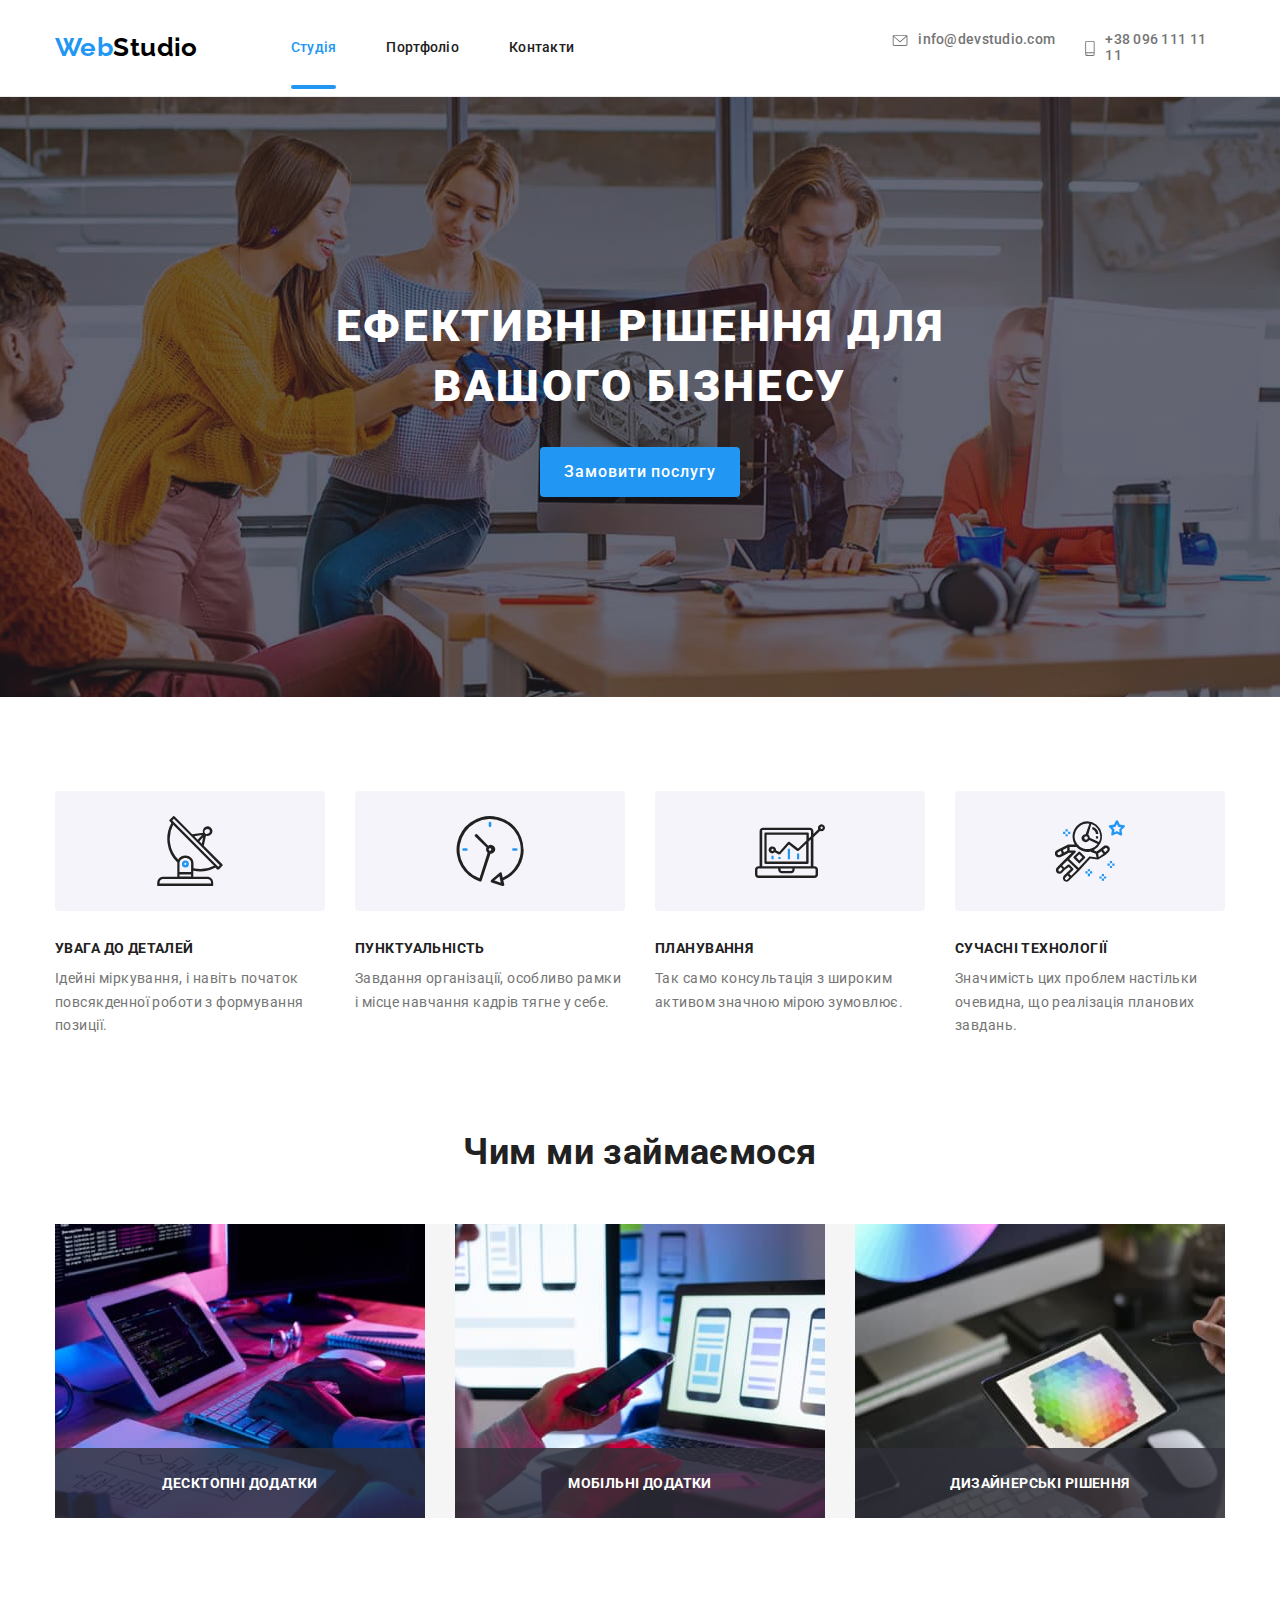
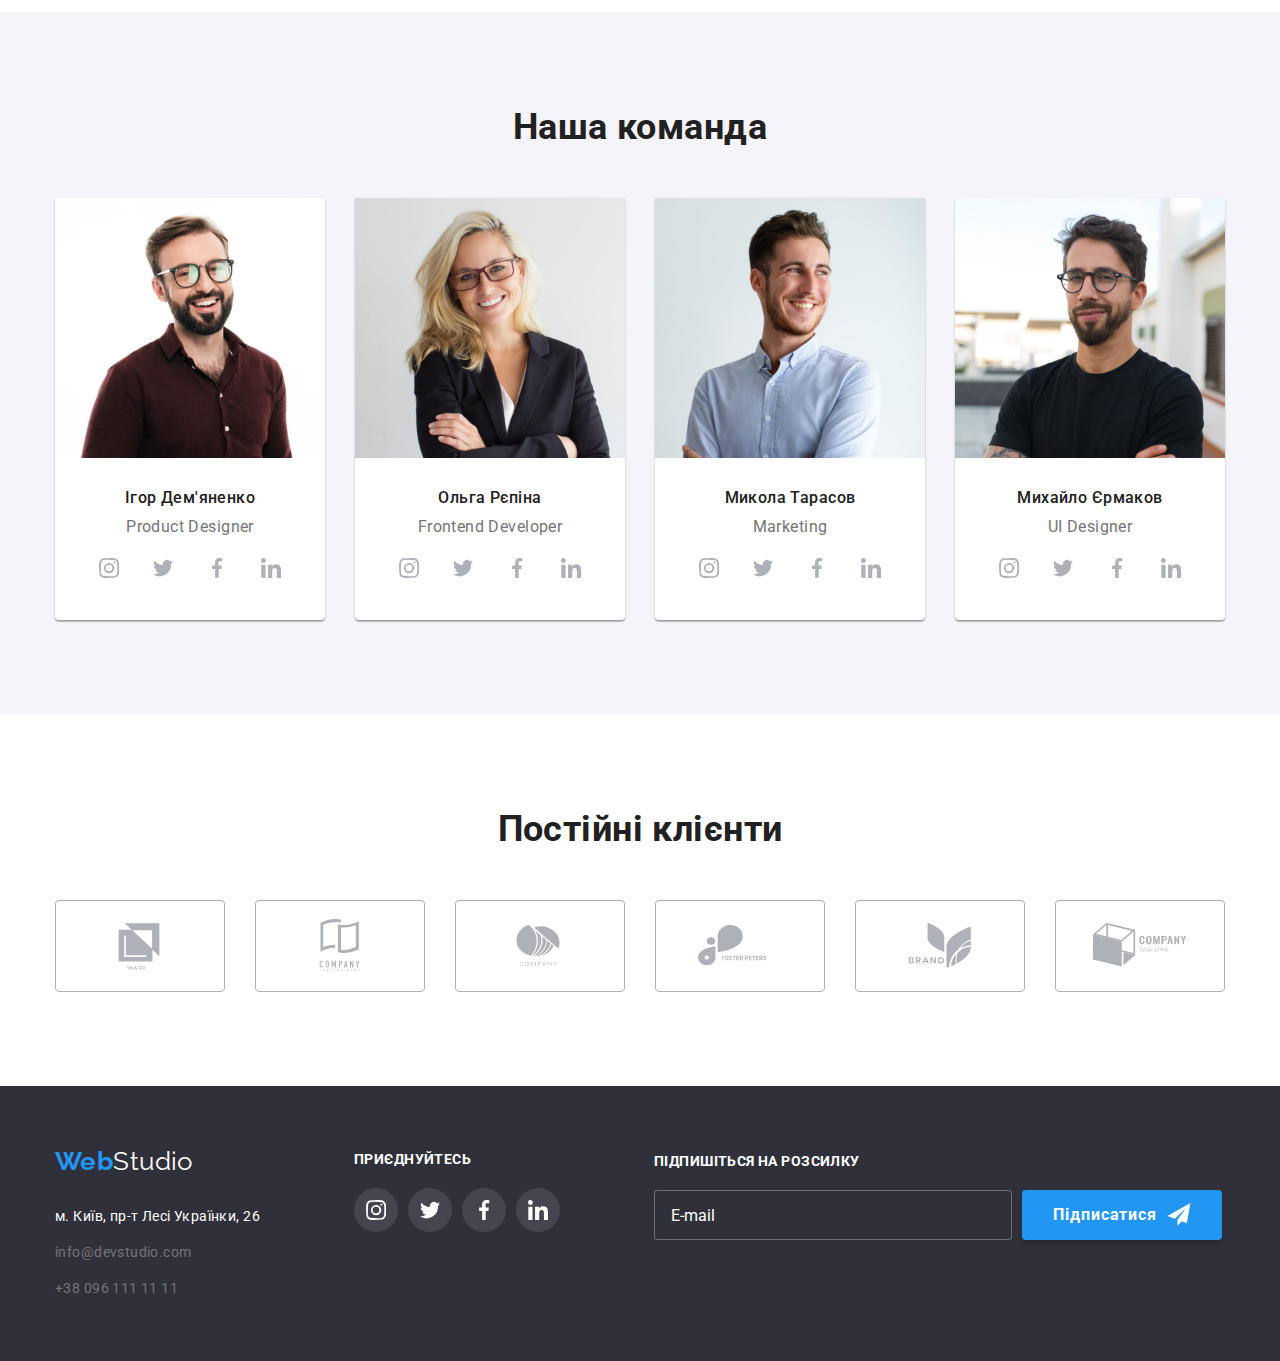
<file: index.html>
<!DOCTYPE html>
<html lang="uk">
  <head>
    <meta charset="UTF-8" />
    <meta http-equiv="X-UA-Compatible" content="IE=edge" />
    <meta name="viewport" content="width=device-width, initial-scale=1.0" />
    <title>Студія</title>
    <link rel="preconnect" href="https://fonts.googleapis.com" />
    <link rel="preconnect" href="https://fonts.gstatic.com" crossorigin />
    <link
      href="https://fonts.googleapis.com/css2?family=Raleway:wght@700&family=Roboto:wght@400;500;700;900&display=swap"
      rel="stylesheet"
    />
    <link
      rel="stylesheet"
      href="https://cdnjs.cloudflare.com/ajax/libs/modern-normalize/1.1.0/modern-normalize.min.css"
    />
    <link rel="stylesheet" href="./css/styles.css" />
  </head>
  <body>
    <!--header-->
    <header class="page-header">
      <div class="container main-nav">
        <nav class="site-nav">
          <a href="./index.html" class="logo"><span class="web">Web</span>Studio</a>
          <ul class="site-nav-ul">
            <li class="item current"><a href="./index.html" class="link current">Студія</a></li>
            <li class="item"><a href="./portfolio.html" class="link">Портфоліо</a></li>
            <li class="item"><a href="#" class="link">Контакти</a></li>
          </ul>
        </nav>
        <ul class="auth-nav">
          <li class="item">
            <a class="site-nav-contact" href="mailto:info@devstudio.com">
              <svg class="icon-phone" width="16" height="12">
                <use href="./images/icons.svg#icon-envelope"></use>
              </svg>
              info@devstudio.com</a
            >
          </li>
          <li class="item">
            <a class="site-nav-contact" href="tel:+380961111111">
              <svg class="icon-phone" width="10" height="16">
                <use href="./images/icons.svg#icon-smartphone"></use>
              </svg>
              +38 096 111 11 11</a
            >
          </li>
        </ul>
      </div>
    </header>
    <main>
      <!--block1-->
      <section class="hero">
        <div class="overlay">
          <h1 class="title-one">Ефективні рішення для вашого бізнесу</h1>
          <button type="button" class="button-active" data-modal-open>Замовити послугу</button>
          <div class="backdrop is-hidden" data-modal>
            <div class="modal">
              <button type="button" class="data-modal-close" data-modal-close>
                <svg class="data-modal-close-icon" width="18" height="18">
                  <use href="./images/icons.svg#icon-close-black-18dp-2-1">
                  </use>
                  </svg>
                </button>
                <p class="title-form">Залиште свої дані, ми вам передзвонимо</p>
                <form class="contact-form">
               <label class="form-field-label" for="user-name">Ім'я</label>
               <div class="form-field">
                <input class="form-field-input" id="user-name" type="text" name="user-name">
                <svg class="form-field-icon" width="18px" height="18px">
                  <use href="./images/icons.svg#icon-person"></use>
                </svg>
               </div>

               <label class="form-field-label" for="user-phone">Телефон</label>
               <div class="form-field">
                <input class="form-field-input" id="user-phone" type="text" name="user-phone">
                <svg class="form-field-icon" width="18px" height="18px">
                  <use href="./images/icons.svg#icon-phone"></use>
                </svg>
               </div>

               <label class="form-field-label" for="user-email">Пошта</label>
               <div class="form-field">
                <input class="form-field-input" id="user-email" type="text" name="user-email">
                <svg class="form-field-icon" width="18px" height="18px">
                  <use href="./images/icons.svg#icon-email"></use>
                </svg>
               </div>

         
               <label class="form-field-label" for="user-comment">Коментар</label>
               <div class="form-field">
                <textarea
                class="form-field-textarea"
                id="user-comment"
                name="user-comment"
                placeholder="Введіть текст"
              ></textarea>
  
              <div class="form-field-checkbox"> 
           <label for="terms-checkbox">
                  <input class="checkbox-input"
                  id="terms-checkbox"
                  type="checkbox"
                  name="terms-checkbox"
                />
                <svg class="checkbox-icon" width="16" height="15">
                  <use href="./images/icons.svg#icon-check-1"></use>
                </svg>
                  <span class="text-checkbox">Погоджуюся з розсилкою та приймаю</span> 
                  <a class="link-checkbox" href="#">Умови договору</a>
             </label>
              </div>
  
              <button class="form-submit-button" type="submit">
                Відправити
              </button>
              
               </div>
                </form>
              </div>
        </div>
      </div>
      </section>

 
      <!--block2-->
      <section class="section-two">
        <div class="container">
          <h2 class="visually-hidden">Наші переваги</h2>
          <ul class="section-two-list">
            <li class="item-benefits">
              <div class="benefits-svg">
                <svg width="70" height="70">
                  <use href="./images/icons.svg#icon-antenna"></use>
                </svg>
              </div>
              <h3 class="title-benefits">УВАГА ДО ДЕТАЛЕЙ</h3>
              <p class="text-benefits">
                Ідейні міркування, і навіть початок повсякденної роботи з формування позиції.
              </p>
            </li>
            <li class="item-benefits">
              <div class="benefits-svg">
                <svg width="70" height="70">
                  <use href="./images/icons.svg#icon-clock"></use>
                </svg>
              </div>
              <h3 class="title-benefits">ПУНКТУАЛЬНІСТЬ</h3>
              <p class="text-benefits">
                Завдання організації, особливо рамки і місце навчання кадрів тягне у себе.
              </p>
            </li>
            <li class="item-benefits">
              <div class="benefits-svg">
                <svg width="70" height="70">
                  <use href="./images/icons.svg#icon-diagram"></use>
                </svg>
              </div>
              <h3 class="title-benefits">ПЛАНУВАННЯ</h3>
              <p class="text-benefits">
                Так само консультація з широким активом значною мірою зумовлює.
              </p>
            </li>
            <li class="item-benefits">
              <div class="benefits-svg">
                <svg width="70" height="70">
                  <use href="./images/icons.svg#icon-astronaut"></use>
                </svg>
              </div>
              <h3 class="title-benefits">СУЧАСНІ ТЕХНОЛОГІЇ</h3>
              <p class="text-benefits">
                Значимість цих проблем настільки очевидна, що реалізація планових завдань.
              </p>
            </li>
          </ul>
        </div>
      </section>
      <!--block3 - portfolio-->
      <section class="section-three">
        <div class="container">
          <h2 class="title-work">Чим ми займаємося</h2>
          <ul class="section-three-list">
            <li class="img-title-work">
              <img src="./images/photojob1.jpg" alt="Проєкт1" width="370" height="290" />
            <div class="bgr-title-work">
              <p class="text-title-work">Десктопні додатки</p>
            </div>
            </li>
            <li class="img-title-work">
              <img src="./images/photojob2.jpg" alt="Проєкт2" width="370" height="290" />
             <div class="bgr-title-work">
              <p class="text-title-work">Мобільні додатки</p>
            </div>
          </li>
            <li class="img-title-work">
              <img src="./images/photojob3.jpg" alt="Проєкт3" width="370" height="290" />
             <div class="bgr-title-work">
              <p class="text-title-work">Дизайнерські рішення</p>
            </div>
          </li>
          </ul>
        </div>
      </section>
      <!--block4-->
      <section class="section-command">
        <div class="container">
          <h2 class="command">Наша команда</h2>
          <ul class="section-command-ul">
            <li class="command-li">
              <img src="./images/photo-igor.jpg" alt="Ігор Дем'яненко" width="270" height="260" />
              <div class="text-command">
                <h3 class="title-command">Ігор Дем'яненко</h3>
                <p class="filter-command">Product Designer</p>
                <div class="command-icons">
                  <ul class="command-list">
                    <li class="command-item">
                      <a href="#" class="command-links">
                        <svg width="20" height="20">
                          <use href="./images/icons.svg#icon-instagram"></use>
                        </svg>
                      </a>
                    </li>
                    <li class="command-item">
                      <a href="#" class="command-links">
                        <svg width="20" height="20">
                          <use href="./images/icons.svg#icon-twitter"></use>
                        </svg>
                      </a>
                    </li>
                    <li class="command-item">
                      <a href="#" class="command-links">
                        <svg width="20" height="20">
                          <use href="./images/icons.svg#icon-facebook"></use>
                        </svg>
                      </a>
                    </li>
                    <li class="command-item">
                      <a href="#" class="command-links">
                        <svg width="20" height="20">
                          <use href="./images/icons.svg#icon-linkedin"></use>
                        </svg>
                      </a>
                    </li>
                  </ul>
                </div>
              </div>
            </li>
            <li class="command-li">
              <img src="./images/photo-olga.jpg" alt="Ольга Рєпіна" width="270" height="260" />
              <div class="text-command">
                <h3 class="title-command">Ольга Рєпіна</h3>
                <p class="filter-command">Frontend Developer</p>
                <div class="command-icons">
                  <ul class="command-list">
                    <li class="command-item">
                      <a href="#" class="command-links">
                        <svg width="20" height="20">
                          <use href="./images/icons.svg#icon-instagram"></use>
                        </svg>
                      </a>
                    </li>
                    <li class="command-item">
                      <a href="#" class="command-links">
                        <svg width="20" height="20">
                          <use href="./images/icons.svg#icon-twitter"></use>
                        </svg>
                      </a>
                    </li>
                    <li class="command-item">
                      <a href="#" class="command-links">
                        <svg width="20" height="20">
                          <use href="./images/icons.svg#icon-facebook"></use>
                        </svg>
                      </a>
                    </li>
                    <li class="command-item">
                      <a href="#" class="command-links">
                        <svg width="20" height="20">
                          <use href="./images/icons.svg#icon-linkedin"></use>
                        </svg>
                      </a>
                    </li>
                  </ul>
                </div>
              </div>
            </li>
            <li class="command-li">
              <img src="./images/photo-mykola.jpg" alt="Микола Тарасов" width="270" height="260" />
              <div class="text-command">
                <h3 class="title-command">Микола Тарасов</h3>
                <p class="filter-command">Marketing</p>
                <div class="command-icons">
                  <ul class="command-list">
                    <li class="command-item">
                      <a href="#" class="command-links">
                        <svg width="20" height="20">
                          <use href="./images/icons.svg#icon-instagram"></use>
                        </svg>
                      </a>
                    </li>
                    <li class="command-item">
                      <a href="#" class="command-links">
                        <svg width="20" height="20">
                          <use href="./images/icons.svg#icon-twitter"></use>
                        </svg>
                      </a>
                    </li>
                    <li class="command-item">
                      <a href="#" class="command-links">
                        <svg width="20" height="20">
                          <use href="./images/icons.svg#icon-facebook"></use>
                        </svg>
                      </a>
                    </li>
                    <li class="command-item">
                      <a href="#" class="command-links">
                        <svg width="20" height="20">
                          <use href="./images/icons.svg#icon-linkedin"></use>
                        </svg>
                      </a>
                    </li>
                  </ul>
                </div>
              </div>
            </li>
            <li class="command-li">
              <img
                src="./images/photo-myhailo.jpg"
                alt="Михайло Єрмаков"
                width="270"
                height="260"
              />
              <div class="text-command">
                <h3 class="title-command">Михайло Єрмаков</h3>
                <p class="filter-command">UI Designer</p>
                <div class="command-icons">
                  <ul class="command-list">
                    <li class="command-item">
                      <a href="#" class="command-links">
                        <svg width="20" height="20">
                          <use href="./images/icons.svg#icon-instagram"></use>
                        </svg>
                      </a>
                    </li>
                    <li class="command-item">
                      <a href="#" class="command-links">
                        <svg width="20" height="20">
                          <use href="./images/icons.svg#icon-twitter"></use>
                        </svg>
                      </a>
                    </li>
                    <li class="command-item">
                      <a href="#" class="command-links">
                        <svg width="20" height="20">
                          <use href="./images/icons.svg#icon-facebook"></use>
                        </svg>
                      </a>
                    </li>
                    <li class="command-item">
                      <a href="#" class="command-links">
                        <svg width="20" height="20">
                          <use href="./images/icons.svg#icon-linkedin"></use>
                        </svg>
                      </a>
                    </li>
                  </ul>
                </div>
              </div>
            </li>
          </ul>
        </div>
      </section>
      <!--block5-->
      <section class="section-client">
        <div class="container">
          <h2 class="command">Постійні клієнти</h2>
          <div class="client-icons">
            <ul class="client-list">
              <li class="client-item">
                <a href="#" class="client-links">
                  <svg class="client-icon" width="106" height="60">
                    <use href="./images/icons.svg#icon-Logo1"></use>
                  </svg>
                </a>
              </li>
              <li class="client-item">
                <a href="#" class="client-links">
                  <svg class="client-icon" width="106" height="60">
                    <use href="./images/icons.svg#icon-Logo2"></use>
                  </svg>
                </a>
              </li>
              <li class="client-item">
                <a href="#" class="client-links">
                  <svg class="client-icon" width="106" height="60">
                    <use href="./images/icons.svg#icon-Logo3"></use>
                  </svg>
                </a>
              </li>
              <li class="client-item">
                <a href="#" class="client-links">
                  <svg class="client-icon" width="106" height="60">
                    <use href="./images/icons.svg#icon-Logo4"></use>
                  </svg>
                </a>
              </li>
              <li class="client-item">
                <a href="#" class="client-links">
                  <svg class="client-icon" width="106" height="60">
                    <use href="./images/icons.svg#icon-Logo5"></use>
                  </svg>
                </a>
              </li>
              <li class="client-item">
                <a href="#" class="client-links">
                  <svg class="client-icon" width="106" height="60">
                    <use href="./images/icons.svg#icon-Logo6"></use>
                  </svg>
                </a>
              </li>
            </ul>
          </div>
        </div>
      </section>
    </main>
    <!--Contacts-->
    <footer class="footer">
      <div class="container footer-nav">
        <div class="footer-text">
          <a href="#" class="footer-logo"><span class="web">Web</span>Studio</a>
          <address class="address">
            <ul class="adress-ul">
              <li class="adress-item">
                <a
                  href="https://goo.gl/maps/4DEPjrR7s4Dfj8Ng8"
                  target="_blank"
                  rel="noreferrer noopener nofollow"
                  class="footer-position"
                  >м. Київ, пр-т Лесі Українки, 26</a
                >
              </li>
              <li class="adress-item">
                <a href="mailto:info@devstudio.com" class="footer-link">info@devstudio.com</a>
              </li>
              <li class="adress-item">
                <a href="tel:+380961111111" class="footer-link">+38 096 111 11 11</a>
              </li>
            </ul>
          </address>
        </div>
        <div class="footer-social">
          <h4 class="join">Приєднуйтесь</h4>
          <ul class="social-list">
            <li class="social-item">
              <a href="#" class="social-links">
                <svg width="20" height="20">
                  <use href="./images/icons.svg#icon-instagram"></use>
                </svg>
              </a>
            </li>
            <li class="social-item">
              <a href="#" class="social-links">
                <svg width="20" height="20">
                  <use href="./images/icons.svg#icon-twitter"></use>
                </svg>
              </a>
            </li>
            <li class="social-item">
              <a href="#" class="social-links">
                <svg width="20" height="20">
                  <use href="./images/icons.svg#icon-facebook"></use>
                </svg>
              </a>
            </li>
            <li class="social-item">
              <a href="#" class="social-links">
                <svg width="20" height="20">
                  <use href="./images/icons.svg#icon-linkedin"></use>
                </svg>
              </a>
            </li>
          </ul>
        </div>
        <div class="footer-form">
          <h4 class="footer-form-title">Підпишіться на розсилку</h4>
          <form class="footer-forms" autocomplete="off">
                 <input class="footer-form-input" id="email" type="email" placeholder="E-mail">
              <button class="footer-submit" type="submit">Підписатися
                   <svg class="footer-form-icon" width="24" height="24">
            <use href="./images/icons.svg#icon-send"></use>
            </svg>
          </button>
            </form>
        </div>
      </div>
    </footer>
    <script src="./js/modal.js"></script>
  </body>
</html>
</file>
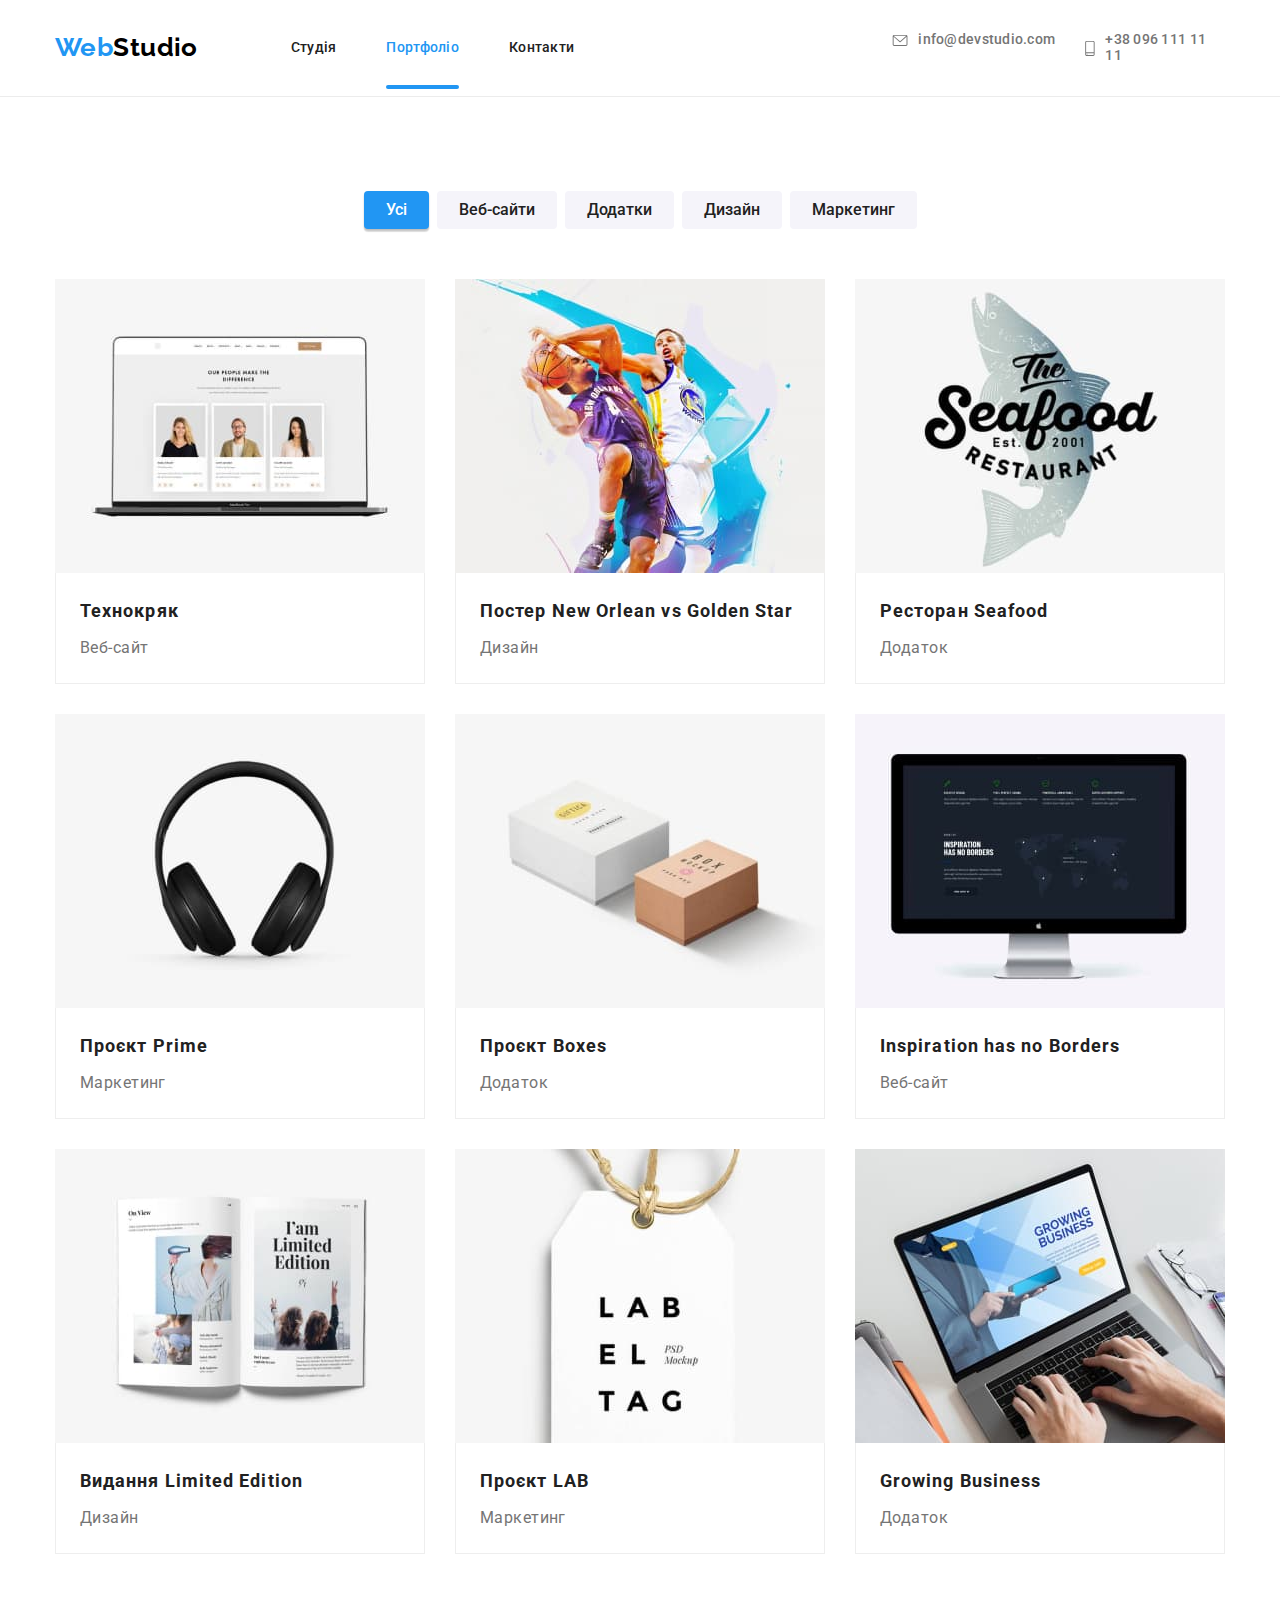
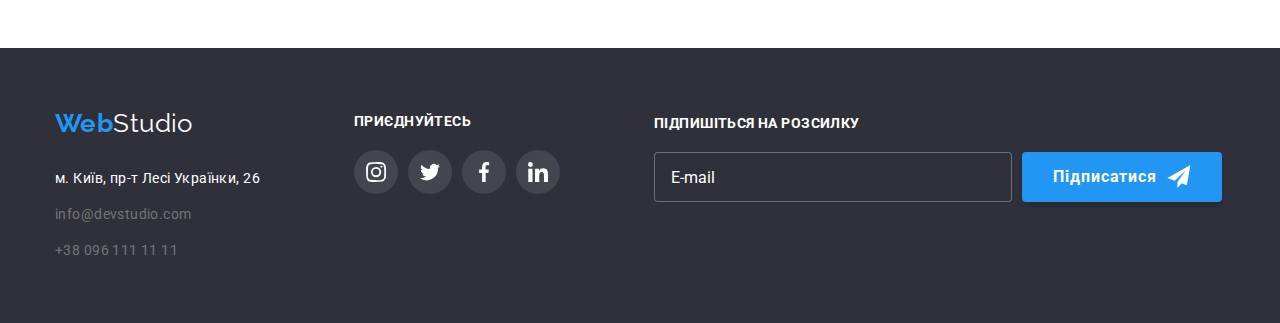
<file: portfolio.html>
<!DOCTYPE html>
<html lang="uk">
  <head>
    <meta charset="UTF-8" />
    <meta http-equiv="X-UA-Compatible" content="IE=edge" />
    <meta name="viewport" content="width=device-width, initial-scale=1.0" />
    <title>Портфоліо</title>
    <link rel="preconnect" href="https://fonts.googleapis.com" />
    <link rel="preconnect" href="https://fonts.gstatic.com" crossorigin />
    <link
      href="https://fonts.googleapis.com/css2?family=Raleway:wght@700&family=Roboto:wght@400;500;700;900&display=swap"
      rel="stylesheet"
    />
    <link
      rel="stylesheet"
      href="https://cdnjs.cloudflare.com/ajax/libs/modern-normalize/1.1.0/modern-normalize.min.css"
    />
    <link rel="stylesheet" href="./css/styles.css" />
  </head>
  <body>
    <!--header-->
    <header class="page-header">
      <div class="container main-nav">
        <nav class="site-nav">
          <a href="./index.html" class="logo"><span class="web">Web</span>Studio</a>
          <ul class="site-nav-ul">
            <li class="item"><a href="./index.html" class="link">Студія</a></li>
            <li class="item"><a href="./portfolio.html" class="link current">Портфоліо</a></li>
            <li class="item"><a href="#" class="link">Контакти</a></li>
          </ul>
        </nav>
        <ul class="auth-nav">
          <li class="item">
            <a class="site-nav-contact" href="mailto:info@devstudio.com">
              <svg class="icon-phone" width="16" height="12">
                <use href="./images/icons.svg#icon-envelope"></use>
              </svg>
              info@devstudio.com</a
            >
          </li>
          <li class="item">
            <a class="site-nav-contact" href="tel:+380961111111">
              <svg class="icon-phone" width="10" height="16">
                <use href="./images/icons.svg#icon-smartphone"></use>
              </svg>
              +38 096 111 11 11</a
            >
          </li>
        </ul>
      </div>
    </header>
    <!--block1-->
    <main>
      <!--Filters-->
      <section class="section-filter">
        <div class="container">
          <ul class="button-filter">
            <li>
              <button type="button" class="filter-active">Усі</button>
            </li>
            <li>
              <button type="button" class="filter">Веб-сайти</button>
            </li>
            <li>
              <button type="button" class="filter">Додатки</button>
            </li>
            <li>
              <button type="button" class="filter">Дизайн</button>
            </li>
            <li>
              <button type="button" class="filter">Маркетинг</button>
            </li>
          </ul>
          <h1 class="visually-hidden">Проєкти</h1>
          <ul class="project-list">
            <li class="project-item">
              <a href="" class="project-link">
              <div class="project-container">
                <div class="project-card">
                  <p class="project-text">
   Ресурс пропонує комплексні пропозиції з різним рівнем функціоналу та сервісів. 
   Все це дозволить відвідувачу отримати вичерпні відомості про компанію чи приватну особу.
                  </p>
                </div>
                 <img src="./images/project1.jpg" alt="Технокряк" width="370" height="294" />
                </div>
                <div class="content-project">
                  <h2 class="title-project">Технокряк</h2>
                  <p class="filter-project">Веб-сайт</p>
                </div>
              </a>
            </li>
            <li class="project-item">
              <a href="" class="project-link">
                 <div class="project-container">
                <div class="project-card">
                  <p class="project-text">
   Ресурс пропонує комплексні пропозиції з різним рівнем функціоналу та сервісів. 
   Все це дозволить відвідувачу отримати вичерпні відомості про компанію чи приватну особу.
                  </p>
                </div>
                <img
                  src="./images/project2.jpg"
                  alt="Постер New Orlean vs Golden Star"
                  width="370"
                  height="294"
                />
              </div>
                <div class="content-project">
                  <h2 class="title-project">Постер New Orlean vs Golden Star</h2>
                  <p class="filter-project">Дизайн</p>
                </div>
              </a>
            </li>
            <li class="project-item">
              <a href="" class="project-link">
                <div class="project-container">
                  <div class="project-card">
                    <p class="project-text">
     Ресурс пропонує комплексні пропозиції з різним рівнем функціоналу та сервісів. 
     Все це дозволить відвідувачу отримати вичерпні відомості про компанію чи приватну особу.
                    </p>
                  </div>
                    <img src="./images/project3.jpg" alt="Ресторан Seafood" width="370" height="294" />
                  </div>
                <div class="content-project">
                  <h2 class="title-project">Ресторан Seafood</h2>
                  <p class="filter-project">Додаток</p>
                </div>
              </a>
            </li>
            <li class="project-item">
              <a href="" class="project-link">
                   <div class="project-container">
                <div class="project-card">
                  <p class="project-text">
   Ресурс пропонує комплексні пропозиції з різним рівнем функціоналу та сервісів. 
   Все це дозволить відвідувачу отримати вичерпні відомості про компанію чи приватну особу.
                  </p>
                </div>
                <img src="./images/project4.jpg" alt="Проєкт Prime" width="370" height="294" />
              </div>
                <div class="content-project">
                  <h2 class="title-project">Проєкт Prime</h2>
                  <p class="filter-project">Маркетинг</p>
                </div>
              </a>
            </li>
            <li class="project-item">
              <a href="" class="project-link">
                              <div class="project-container">
                <div class="project-card">
                  <p class="project-text">
   Ресурс пропонує комплексні пропозиції з різним рівнем функціоналу та сервісів. 
   Все це дозволить відвідувачу отримати вичерпні відомості про компанію чи приватну особу.
                  </p>
                </div>
                <img src="./images/project5.jpg" alt="Проєкт Boxes" width="370" height="294" />
              </div>
                <div class="content-project">
                  <h2 class="title-project">Проєкт Boxes</h2>
                  <p class="filter-project">Додаток</p>
                </div>
              </a>
            </li>
            <li class="project-item">
              <a href="" class="project-link">
                              <div class="project-container">
                <div class="project-card">
                  <p class="project-text">
   Ресурс пропонує комплексні пропозиції з різним рівнем функціоналу та сервісів. 
   Все це дозволить відвідувачу отримати вичерпні відомості про компанію чи приватну особу.
                  </p>
                </div>
                <img
                  src="./images/project6.jpg"
                  alt="Натхнення не має кордонів"
                  width="370"
                  height="294"
                />
              </div>
                <div class="content-project">
                  <h2 class="title-project">Inspiration has no Borders</h2>
                  <p class="filter-project">Веб-сайт</p>
                </div>
              </a>
            </li>
            <li class="project-item">
              <a href="" class="project-link">
                              <div class="project-container">
                <div class="project-card">
                  <p class="project-text">
   Ресурс пропонує комплексні пропозиції з різним рівнем функціоналу та сервісів. 
   Все це дозволить відвідувачу отримати вичерпні відомості про компанію чи приватну особу.
                  </p>
                </div>
                <img
                  src="./images/project7.jpg"
                  alt="Видання Limited Edition"
                  width="370"
                  height="294"
                />
              </div>
                <div class="content-project">
                  <h2 class="title-project">Видання Limited Edition</h2>
                  <p class="filter-project">Дизайн</p>
                </div>
              </a>
            </li>
            <li class="project-item">
              <a href="" class="project-link">
                              <div class="project-container">
                <div class="project-card">
                  <p class="project-text">
   Ресурс пропонує комплексні пропозиції з різним рівнем функціоналу та сервісів. 
   Все це дозволить відвідувачу отримати вичерпні відомості про компанію чи приватну особу.
                  </p>
                </div>
                <img src="./images/project8.jpg" alt="Проєкт LAB" width="370" height="294" />
              </div>
                <div class="content-project">
                  <h2 class="title-project">Проєкт LAB</h2>
                  <p class="filter-project">Маркетинг</p>
                </div>
              </a>
            </li>
            <li class="project-item">
              <a href="" class="project-link">
                              <div class="project-container">
                <div class="project-card">
                  <p class="project-text">
   Ресурс пропонує комплексні пропозиції з різним рівнем функціоналу та сервісів. 
   Все це дозволить відвідувачу отримати вичерпні відомості про компанію чи приватну особу.
                  </p>
                </div>
                <img src="./images/project9.jpg" alt="Зростаючий бізнес" width="370" height="294" />
              </div>
                <div class="content-project">
                  <h2 class="title-project">Growing Business</h2>
                  <p class="filter-project">Додаток</p>
                </div>
              </a>
            </li>
          </ul>
        </div>
      </section>
    </main>
    <!--Contacts-->
    <footer class="footer">
      <div class="container footer-nav">
        <div class="footer-text">
          <a href="#" class="footer-logo"><span class="web">Web</span>Studio</a>
          <address class="address">
            <ul class="adress-ul">
              <li class="adress-item">
                <a
                  href="https://goo.gl/maps/4DEPjrR7s4Dfj8Ng8"
                  target="_blank"
                  rel="noreferrer noopener nofollow"
                  class="footer-position"
                  >м. Київ, пр-т Лесі Українки, 26</a
                >
              </li>
              <li class="adress-item">
                <a href="mailto:info@devstudio.com" class="footer-link">info@devstudio.com</a>
              </li>
              <li class="adress-item">
                <a href="tel:+380961111111" class="footer-link">+38 096 111 11 11</a>
              </li>
            </ul>
          </address>
        </div>
        <div class="footer-social">
          <h4 class="join">Приєднуйтесь</h4>
          <ul class="social-list">
            <li class="social-item">
              <a href="#" class="social-links">
                <svg width="20" height="20">
                  <use href="./images/icons.svg#icon-instagram"></use>
                </svg>
              </a>
            </li>
            <li class="social-item">
              <a href="#" class="social-links">
                <svg width="20" height="20">
                  <use href="./images/icons.svg#icon-twitter"></use>
                </svg>
              </a>
            </li>
            <li class="social-item">
              <a href="#" class="social-links">
                <svg width="20" height="20">
                  <use href="./images/icons.svg#icon-facebook"></use>
                </svg>
              </a>
            </li>
            <li class="social-item">
              <a href="#" class="social-links">
                <svg width="20" height="20">
                  <use href="./images/icons.svg#icon-linkedin"></use>
                </svg>
              </a>
            </li>
          </ul>
        </div>
        <div class="footer-form">
          <h4 class="footer-form-title">Підпишіться на розсилку</h4>
          <form class="footer-forms" autocomplete="off">
                 <input class="footer-form-input" id="email" type="email" placeholder="E-mail">
              <button class="footer-submit" type="submit">Підписатися
                   <svg class="footer-form-icon" width="24" height="24">
            <use href="./images/icons.svg#icon-send"></use>
            </svg>
          </button>
            </form>
        </div>
      </div>
    </footer>
  </body>
</html>
</file>
<file: css/styles.css>
html {
  box-sizing: border-box;
}

*,
*::before,
*::after {
  box-sizing: inherit;
}
:root {
  --primary-text-color: #212121;
  --accent-color: #757575;
  --primary-white-color: #ffffff;
  --button-link-color: #2196f3;
  --button-active: #188ce8;
  --primary-black-color: #000000;
  --button-second-color: #f5f4fa;
  --footer-main-color: rgda(255, 255, 255, 0.6);
  --bgr-footer: #2f303a;
  --bgr-section: #f5f5f5;
  --button-shadow: rgba(0, 0, 0, 0.15);
  --bgr-modal: rgba(0, 0, 0, 0.2);
  --border-container: #ececec;
  --border-project: #eeeeee;
  --color-icon: #afb1b8;
  --bgr-color-hero: #c4c4c4;
  --bgr-button-footer: rgba(255, 255, 255, 0.1);
  --color-social: rgba(175, 177, 184, 1);
  --link-underlining: rgba(33, 150, 243, 1);
}

body {
  margin: 0 auto;

  background-color: var(--primary-white-color);
  color: var(--accent-color);
  font-family: Roboto, sans-serif;
  font-size: 14px;
  letter-spacing: 0.03em;
}
.visually-hidden {
  position: absolute;
  width: 1px;
  height: 1px;
  margin: -1px;
  border: 0;
  padding: 0;

  white-space: nowrap;
  clip-path: inset(100%);
  clip: rect(0 0 0 0);
  overflow: hidden;
}

h1,
h2,
h3,
h4,
p,
ul {
  margin: 0;
  padding: 0;
}

li {
  padding: 0;
  margin: 0;

  list-style: none;
}

img {
  display: block;
  max-width: 100%;
  height: auto;
}

.container {
  margin: 0 auto;
  width: 100%;
  max-width: 1200px;
  padding: 0 15px;
}

/* Header*/

.page-header {
  border-bottom: 1px solid var(--border-container);
}
.main-nav {
  display: flex;
  align-items: center;
  gap: 318px;
}

.site-nav {
  display: flex;
  align-items: center;
}
.site-nav-ul {
  display: flex;
  align-items: center;
  margin-left: 93px;
}

.site-nav-ul .item .current {
  position: relative;
}
.site-nav-ul .item + .item {
  margin-left: 50px;
}

.site-nav .link {
  display: block;
  padding-top: 32px;
  padding-bottom: 32px;

  color: var(--primary-text-color);

  font-weight: 500;
  line-height: 1.14;
  letter-spacing: 0.02em;
  text-decoration: none;

  transition: color 250ms cubic-bezier(0.4, 0, 0.2, 1);
}

.site-nav .link:hover,
.site-nav .link:focus {
  color: var(--button-link-color);
  text-decoration: none;
}

.site-nav .link.current {
  color: var(--button-link-color);
  text-decoration: none;
}

.link.current::after {
  content: '';
  position: absolute;
  width: 100%;
  height: 4px;
  background-color: var(--link-underlining);
  border-radius: 2px;
  left: 0;
  bottom: -1px;
}

.auth-nav {
  display: flex;
  align-self: center;
  margin-left: 0;
}
.auth-nav .item + .item {
  margin-left: 30px;
}

.site-nav-contact {
  display: flex;
  padding-top: 32px;
  padding-bottom: 32px;
  align-items: center;
  color: var(--accent-color);
  font-weight: 500;
  line-height: 1.14;
  letter-spacing: 0.02em;
  text-decoration: none;

  transition: color 250ms cubic-bezier(0.4, 0, 0.2, 1);
}

.site-nav-contact:hover,
.site-nav-contact:focus {
  color: var(--button-link-color);
}

.icon-phone {
  margin-right: 10px;
  fill: currentColor;
}

.logo,
.web {
  font-family: Raleway;
  font-weight: 700;
  font-size: 26px;
  line-height: 1.19;
  text-decoration: none;
}
.logo {
  color: var(--primary-black-color);
}

.web {
  color: var(--button-link-color);
}

/* Style Studio */

.hero {
  text-align: center;
}

.title-one {
  margin-bottom: 30px;
  margin-right: auto;
  margin-left: auto;
  width: 696px;

  color: var(--primary-white-color);
  font-weight: 900;
  font-size: 44px;
  line-height: 1.36;
  text-align: center;
  letter-spacing: 0.06em;
  text-transform: uppercase;
}

.button-active {
  min-width: 200px;
  padding: 10px 24px;
  nav-left: auto;
  letter-spacing: 0.06em;
  box-shadow: 0px 4px 4px var(--button-shadow);
  border-radius: 4px;
  color: var(--primary-white-color);
  background-color: var(--button-link-color);
  font-weight: 500;
  font-size: 16px;
  line-height: 1.88;
  text-align: center;
  cursor: pointer;
  font-family: Roboto, sans-serif;

  transition: background-color 250ms cubic-bezier(0.4, 0, 0.2, 1);
}

.button-active:hover,
.button-active:focus {
  background-color: var(--button-active);
}
.overlay {
  position: relative;
  max-width: 1600px;
  margin-left: auto;
  margin-right: auto;
  background-image: linear-gradient(to right, rgba(47, 48, 58, 0.4), rgba(47, 48, 58, 0.4)),
    url(../images/overlay.jpg);
  background-repeat: no-repeat;
  background-position: center;
  background-size: cover;
  background-color: var(--bgr-color-hero);
  padding: 200px 0;
}

.backdrop.is-hidden {
  visibility: hidden;
  opacity: 0;
  pointer-events: none;
}

.backdrop {
  position: fixed;
  top: 0;
  left: 0;
  width: 100vw;
  height: 100vh;
  background-color: var(--bgr-modal);
  opacity: 1;
  visibility: visible;
  transition: opacity 250ms cubic-bezier(0.4, 0, 0.2, 1),
  visibility 250ms cubic-bezier(0.4, 0, 0.2, 1);
  z-index: 10;

}

/* modal window */

.modal {
  position: absolute;
  top: 50%;
  left: 50%;
  transform: translate(-50%, -50%);
  height: 100%;
  padding: 40px;
  height: 581px;
  width: 528px;
  box-shadow: 0px 1px 3px rgba(0, 0, 0, 0.12),
              0px 1px 1px rgba(0, 0, 0, 0.14),
              0px 2px 1px rgba(0, 0, 0, 0.2);
  border-radius: 4px;
  background-color: var(--primary-white-color);
  }


.data-modal-close {
  display: flex;
  align-items: center;
  justify-content: center;
  max-width: 30px;
  max-height: 30px;
  position: absolute;
  top: 8px;
  right: 8px;
  padding: 5px;
  border-radius: 50%;
  border: 1px solid rgba(0, 0, 0, 0.1);
  color: 
  rgba(0, 0, 0, 1);
  background-color: var(--primary-white-color);
  transition: color 250ms cubic-bezier(0.4, 0, 0.2, 1);
}

.data-modal-close-icon{
  fill: currentColor;
}

.data-modal-close:hover,
.data-modal-close:focus {
 color: 
 rgba(33, 150, 243, 1);
}

/* Form */

.contact-form {
position: relative;
margin-top: 12px;
}

.title-form {
font-style: normal;
font-weight: 700;
font-size: 20px;
line-height: 1.15;
text-align: center;

color: var(--primary-text-color);
}

.form-field-label {
  display: block;
text-align: left;
margin-bottom: 4px;
color: var(--accent-color);
font-style: normal;
font-weight: 400;
font-size: 12px;
line-height: 1.16;
letter-spacing: 0.01em;
}

.form-field-label:not(:first-child) {
  margin-top: 10px;
}

.form-field {
position: relative;
}

.form-field-input {
  width: 100%;
  height: 40px;
  padding: 0 15px 0 42px;
  border: 1px solid rgba(33, 33, 33, 0.2);
  border-radius: 4px;
  outline: none;
}

.form-field-icon {
  position: absolute;
  top: 50%;
  left: 12px;
  fill: var(--primary-text-color);
  transform: translateY(-50%);
}

.form-field-input:focus {
  border-color: var(--button-link-color);
}

.form-field-input:focus +.form-field-icon{
  fill: var(--button-link-color);
}

.form-field-textarea {
  display: block;
  width: 100%;
  height: 120px;
  margin-bottom: 20px;
  padding: 12px 16px;
  border: 1px solid rgba(33, 33, 33, 0.2);
  border-radius: 4px;
  outline: none;
  resize: none;
}

.form-field-textarea::placeholder {
  font-size: 12px;
  line-height: 1.16;
  letter-spacing: 0.01em;
}

.form-field-checkbox {
  position: relative;
  display: flex;
  align-items: center;
  justify-content: center;
  margin-bottom: 30px;
}

.checkbox-input {
  /* -webkit-appearance: none;
  -moz-appearance: none;
  appearance: none; */
  position: absolute;
  width: 1px;
  height: 1px;
  clip: rect(0 0 0 0);
  overflow: hidden;
}
.checkbox-icon {
  width: 16px;
  height: 15px;
  border: 2px solid var(--primary-text-color);
  border-radius: 2px;
  transition: color 250ms cubic-bezier(0.4, 0, 0.2, 1);
}

.checkbox-input:checked + .checkbox-icon {
 background-color: var(--button-link-color);
 border: transparent;
 fill: currentColor;
}

.checkbox-icon:hover,
.checkbox-icon:focus {
  color: var(--button-link-color);
}

.text-checkbox {
  font-style: normal;
  font-weight: 400;
  line-height: 1.71;

  color: rgba(117, 117, 117, 1);
}


.link-checkbox{
  font-style: normal;
  font-weight: 400;
  line-height: 1.71;
  color: rgba(33, 150, 243, 1);
}

.form-submit-button {
  height: 50px;
  width: 200px;
  padding: 0;
  margin: 0 auto;
  color: var(--primary-white-color);
  background: var(--button-link-color);
  box-shadow: 0px 4px 4px rgba(0, 0, 0, 0.15);
  border-radius: 4px;
  font-style: normal;
  font-weight: 700;
  font-size: 16px;
  line-height: 1.88;
  letter-spacing: 0.06em;
  cursor: pointer;
}

/* section 2 */
.section-two {
  padding-top: 94px;
  padding-bottom: 94px;
}

.section-two-list {
  display: flex;
  gap: 30px;
}
.title-invisible {
  color: transparent;
}

.item-benefits {
  flex-basis: calc((100% - 90px / 4));
}

.title-benefits {
  margin-bottom: 10px;

  color: var(--primary-text-color);
  font-weight: 700;
  font-size: 14px;
  line-height: 1.14;
}

.text-benefits {
  color: var(--accent-color);
  font-size: 14px;
  line-height: 1.71;
}

.benefits-svg {
  display: flex;
  align-items: center;
  justify-content: center;
  padding: 0;
  width: 270px;
  height: 120px;
  background-color: #f5f4fa;
  border-radius: 4px;
  margin-bottom: 30px;
}

.section-three {
  padding-bottom: 94px;
}

.section-three-list {
  background-color: var(--bgr-section);
  display: flex;
  gap: 30px;
}
.title-work {
  text-align: center;
  margin-bottom: 50px;
  text-align: center;
  color: var(--primary-text-color);
  font-weight: 700;
  font-size: 36px;
  line-height: 1.17x;
}

.img-title-work{
  position: relative;
}

.bgr-title-work {
  display: flex;
  justify-content: center;
  align-items: center;
  position: absolute;
  bottom: 0;
  left: 0;
  right: 0;
  width: 370px;
  height: 70px;
  background-color: rgba(47, 48, 58, 0.8);
}

.text-title-work {
  font-family: Roboto, sans-serif;
  font-style: normal;
  font-weight: 700;
  font-size: 14px;
  line-height: 16px;
  letter-spacing: 0.03em;
  text-transform: uppercase;
  color: var(--primary-white-color);
}

.section-command {
  padding-bottom: 94px;
  padding-top: 94px;
  background: var(--button-second-color);
}

.command {
  text-align: center;
  margin-bottom: 50px;
  color: var(--primary-text-color);
  font-weight: 700;
  font-size: 36px;
  line-height: 1.17;
}

.section-command-ul {
  display: flex;
  gap: 30px;
}

.command-li {
  background-color: var(--primary-white-color);
  box-shadow: 0px 1px 3px rgba(0, 0, 0, 0.12), 0px 1px 1px rgba(0, 0, 0, 0.14),
    0px 2px 1px rgba(0, 0, 0, 0.2);
  border-radius: 0px 0px 4px 4px;
}
.title-command {
  color: var(--primary-text-color);
  font-weight: 500;
  font-size: 16px;
  line-height: 1.19;
  margin-bottom: 10px;
  text-align: center;
}

.filter-command {
  margin-bottom: 10px;
  color: var(--accent-color);
  font-size: 16px;
  line-height: 1.19;
  text-align: center;
}

.text-command {
  padding-top: 30px;
  padding-bottom: 30px;
}

.command-list {
  display: flex;
  align-items: center;
  justify-content: center;
  gap: 10px;
}
.command-item {
  width: 44px;
  height: 44px;
}

.command-links {
  display: flex;
  align-items: center;
  justify-content: center;
  padding: 0;
  border: none;
  background-color: var(--primary-white-color);
  fill: var(--color-social);
  border-radius: 50%;
  width: 44px;
  height: 44px;

  transition: background-color 250ms cubic-bezier(0.4, 0, 0.2, 1), 
              fill 250ms cubic-bezier(0.4, 0, 0.2, 1);
}

.command-links:hover,
.command-links:focus {
  fill: var(--primary-white-color);
  background-color: var(--button-link-color);
}

/* Style Portfolio */

.section-filter {
  padding-top: 94px;
  padding-bottom: 94px;
}

.button-filter {
  margin-bottom: 50px;
  display: flex;
  align-items: center;
  justify-content: center;
  gap: 8px;
}

.filter {
  padding: 6px 22px;
  border-radius: 4px;
  text-align: center;

  color: var(--primary-text-color);
  background-color: var(--button-second-color);
  font-weight: 500;
  font-size: 16px;
  line-height: 1.62;
  cursor: pointer;
  font-family: inherit;

  transition: box-shadow 250ms cubic-bezier(0.4, 0, 0.2, 1),
    background-color 250ms cubic-bezier(0.4, 0, 0.2, 1), 
    color 250ms cubic-bezier(0.4, 0, 0.2, 1);
}
.filter-active {
  text-align: center;
  padding: 6px 22px;
  box-shadow: 0px 3px 1px rgba(0, 0, 0, 0.1), 0px 1px 2px rgba(0, 0, 0, 0.08),
    0px 2px 2px rgba(0, 0, 0, 0.12);
  border-radius: 4px;
  color: var(--primary-white-color);
  background-color: var(--button-link-color);
  font-weight: 500;
  font-size: 16px;
  line-height: 1.62;
  cursor: pointer;
}

.filter:hover,
.filter:focus {
  background-color: var(--button-link-color);
  color: var(--primary-white-color);
  box-shadow: 0px 3px 1px rgba(0, 0, 0, 0.1), 0px 1px 2px rgba(0, 0, 0, 0.08),
    0px 2px 2px rgba(0, 0, 0, 0.12);
}

.title-project {
  color: var(--primary-text-color);
  font-weight: 700;
  font-size: 18px;
  line-height: 2;
  letter-spacing: 0.06em;
  text-decoration: none;
}

.filter-project {
  margin-top: 4px;
  color: var(--accent-color);
  font-size: 16px;
  line-height: 1.88;
  text-decoration: none;
}

.project-list {
  display: flex;
  gap: 30px;
  flex-wrap: wrap;
  flex-basis: calc((100% - 60px / 3));
}

.project-link {
  display: block;
  text-decoration: none;
  transition: box-shadow 250ms cubic-bezier(0.4, 0, 0.2, 1);
}

.project-container {
  position: relative;
  overflow: hidden;
}

.project-card {
  position: absolute;
  width: 100%;
  bottom: 0;
  left: 0;
  background: rgba(33, 150, 243, 0.9);
  padding: 63px 24px;
  opacity: 0;
  visibility: hidden;
  pointer-events: none;
  transform: translateY(100%);
  transition: transform 250ms cubic-bezier(0.4, 0, 0.2, 1), 
              opacity 250ms cubic-bezier(0.4, 0, 0.2, 1)
              visibility 250ms cubic-bezier(0.4, 0, 0.2, 1);

}

.project-link:hover .project-card,
.project-link:focus .project-card {
  transform: translateY(0%);
  opacity: 1;
  visibility: visible;
}

.project-text {
  font-family: Roboto, sans-serif;
  font-style: normal;
  font-weight: 400;
  font-size: 18px;
  line-height: 1.56;
  letter-spacing: 0.03em;
  width: 322px;
  height: 168px;
  color: var(--primary-white-color);
}

.project-link:hover,
.project-link:focus {
  box-shadow: 0px 1px 1px rgba(0, 0, 0, 0.12),
   0px 4px 4px rgba(0, 0, 0, 0.06),
    1px 4px 6px rgba(0, 0, 0, 0.16);
}

.content-project {
  padding: 20px 24px;
  border-left: 1px solid var(--border-project);
  border-right: 1px solid var(--border-project);
  border-bottom: 1px solid var(--border-project);
}

.section-client {
  padding-top: 94px;
  padding-bottom: 94px;
}
.client-list {
  display: flex;
  align-items: center;
  gap: 30px;
}
.client-item {
  width: 170px;
  height: 92px;
}

.client-links {
  display: flex;
  align-items: center;
  justify-content: center;
  padding: 0;
  width: 170px;
  height: 92px;
  border: 1px solid #afb1b8;
  border-radius: 4px;
  color: var(--color-icon);
  background-color: var(--primary-white-color);
  transition: color 250ms cubic-bezier(0.4, 0, 0.2, 1), 
              border 250ms cubic-bezier(0.4, 0, 0.2, 1);
}

.client-links:hover,
.client-links:focus {
  color: var(--button-link-color);
  border: 1px solid var(--button-link-color);
  animation-name: changelink;
  animation-timing-function: cubic-bezier(0.4, 0, 0.2, 1);
  animation-duration: 300ms;
}

@keyframes changelink {
0% {
  scale: 1;
}

50% {
  scale: 1.5;
}

100% {
  scale: 1;
}
}

.client-icon {
  width: 106px;
  height: 60px;
  fill: currentColor;
}

.client-icons {
  display: flex;
  gap: 30px;
  justify-content: center;
}

/* Footer */
.footer {
  padding-top: 60px;
  padding-bottom: 60px;
  background-color: var(--bgr-footer);
}
.footer-logo {
  color: var(--primary-white-color);
  font-family: Raleway, sans-serif;
  font-size: 26px;
  line-height: 1.19;
  text-decoration: none;
}
.footer-position,
.footer-link {
  display: inline-block;
  color: var(--primary-white-color);
  font-size: 14px;
  line-height: 1.71;
  text-decoration: none;

  transition: color 250ms cubic-bezier(0.4, 0, 0.2, 1);
}
.adress-item:not(:last-child) {
  margin-bottom: 12px;
}
.footer-link:last-child {
  margin-bottom: 0;
}
.footer-link {
  color: var(--footer-main-color);
  text-decoration: none;
}
.address {
  margin-top: 28px;
  font-style: normal;
}

.footer-position:hover,
.footer-position:focus,
.footer-link:hover,
.footer-link:focus {
  color: var(--button-link-color);
}

address {
  font-style: normal;
}

button {
  cursor: pointer;
  border: none;
  border-radius: 4px;
}

.link {
  text-decoration: none;
  color: inherit;
}

.footer-nav {
  display: flex;
  align-items: center;
  gap: 94px;
}

.footer-social {
  padding: 0;
  margin-top: -62px;
  display: block;
}

.social-list {
  display: flex;
  align-items: center;
  gap: 10px;
}
.social-item {
  width: 44px;
  height: 44px;
}

.social-links {
  display: flex;
  align-items: center;
  justify-content: center;
  padding: 0;
  border: none;
  background-color: var(--bgr-button-footer);
  border-radius: 50%;
  fill: var(--primary-white-color);
  width: 44px;
  height: 44px;

  transition: background-color 250ms cubic-bezier(0.4, 0, 0.2, 1),
              fill 250ms cubic-bezier(0.4, 0, 0.2, 1);
}

.social-links:hover,
.social-links:focus {
  fill: var(--primary-white-color);
  background-color: var(--button-link-color);
}

.join {
  margin: 0 0 20px 0;
  font-weight: 700;
  font-size: 14px;
  line-height: 1.14;
  text-transform: uppercase;
  color: var(--primary-white-color);
}

.footer-form {
  padding: 0;
  margin-top: -52px;
  display: block;
}

.footer-forms {
  display: flex;
  gap: 10px;
 }

.footer-form-title {
  margin: 0 0 20px;

  font-style: normal;
  font-weight: 700;
  line-height: 1.14;

  text-transform: uppercase;

  color: var(--primary-white-color);
}

.footer-form-input {
  height: 50px;
  width: 358px;
  padding-left: 16px;
  border: 1px solid rgba(255, 255, 255, 0.3);
  border-radius: 4px;
  outline: none;
  background-color: var(--bgr-footer);
  color: var(--primary-white-color);
  font-family: 'Roboto';
  font-style: normal;
  font-weight: 400;
  font-size: 16px;
  line-height: 1.25;
}

.footer-form-input::placeholder {
  position: absolute;
  top: 50%;
  left: 16px;
  transform: translateY(-50%);
  background-color: inherit;
  color: var(--footer-main-color);
  font-family: 'Roboto';
  font-style: normal;
  font-weight: 400;
  font-size: 16px;
  line-height: 1.25;
}

.footer-submit {
  display: flex;
  gap: 10px;
  align-items: center;
  justify-content: center;
  background: inherit;
  color: var(--primary-white-color);
  height: 50px;
  width: 200px;
  background: var(--button-link-color);
  box-shadow: 0px 4px 4px rgba(0, 0, 0, 0.15);
  border-radius: 4px;
  color: var(--primary-white-color);
  font-style: normal;
  font-weight: 700;
  font-size: 16px;
  line-height: 1.88;
  letter-spacing: 0.06em;
}

.footer-form-icon {
  fill: currentColor;
}
</file>
